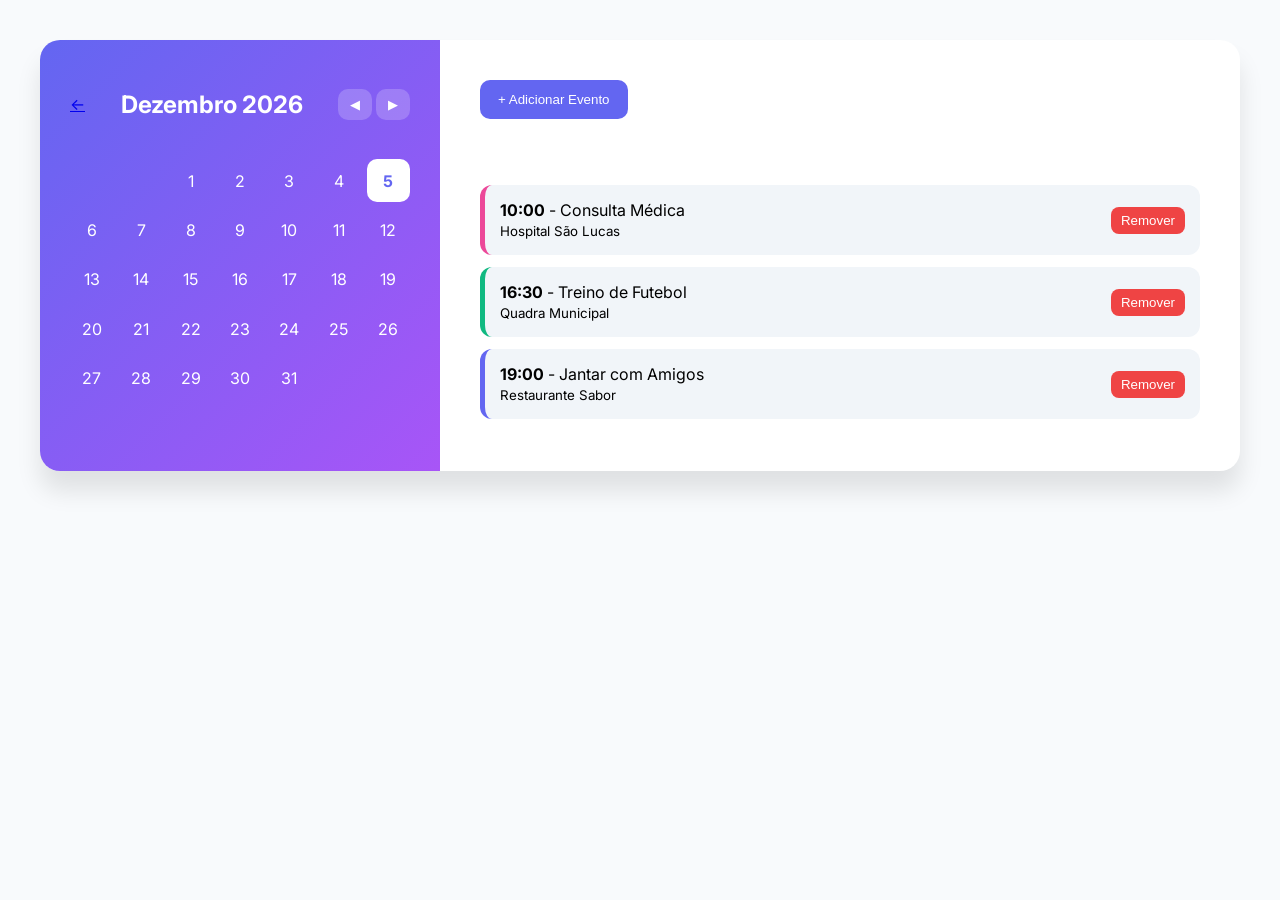
<file: agenda.html>
<!DOCTYPE html>
<html lang="pt-br">
<head>

<meta charset="UTF-8">
<meta name="viewport" content="width=device-width, initial-scale=1.0">
<link rel="stylesheet" href="dashboard.html">
<title>Agenda Familiar</title>

<link href="https://fonts.googleapis.com/css2?family=Inter:wght@400;600;700&display=swap" rel="stylesheet">

<style>

/* ===================== ESTILO GERAL ===================== */
body{
font-family:Inter;
margin:0;
background:#f8fafc;
}

.agenda{
width:95%;
max-width:1200px;
margin:40px auto;
display:grid;
grid-template-columns:400px 1fr;
background:white;
border-radius:20px;
overflow:hidden;
box-shadow:0 20px 25px rgba(0,0,0,.1);
}

/* ===================== CALENDÁRIO ===================== */

.calendar{
background:linear-gradient(135deg,#6366f1,#a855f7);
color:white;
padding:30px;
}

.header{
display:flex;
justify-content:space-between;
align-items:center;
margin-bottom:20px;
}

.nav-btn{
background:rgba(255,255,255,.2);
border:none;
color:white;
padding:8px 12px;
border-radius:10px;
cursor:pointer;
}

.days{
display:grid;
grid-template-columns:repeat(7,1fr);
gap:6px;
}

.day{
aspect-ratio:1/1;
display:flex;
align-items:center;
justify-content:center;
border-radius:10px;
cursor:pointer;
}

.day:hover{background:rgba(255,255,255,.2);}

.today{
background:white;
color:#6366f1;
font-weight:bold;
}

/* ===================== EVENTOS ===================== */

.content{
padding:40px;
}

.add-btn{
background:#6366f1;
color:white;
border:none;
padding:12px 18px;
border-radius:10px;
cursor:pointer;
margin-bottom:20px;
}

.task{
display:flex;
justify-content:space-between;
align-items:center;
padding:15px;
margin-bottom:12px;
background:#f1f5f9;
border-radius:12px;
}

.mae{border-left:5px solid #ec4899;}
.pai{border-left:5px solid #3b82f6;}
.ana{border-left:5px solid #f59e0b;}
.kai{border-left:5px solid #10b981;}
.todos{border-left:5px solid #6366f1;}

.delete{
background:#ef4444;
color:white;
border:none;
padding:6px 10px;
border-radius:8px;
cursor:pointer;
}

/* ===================== FORMULÁRIO MODAL ===================== */

.modal{
position:fixed;
top:0;
left:0;
width:100%;
height:100%;
background:rgba(0,0,0,.5);
display:none;
align-items:center;
justify-content:center;
}

.modal-content{
background:white;
padding:25px;
border-radius:15px;
width:300px;
display:flex;
flex-direction:column;
gap:10px;
}

input,select{
padding:8px;
}

</style>
</head>

<body>

<div class="agenda">

<!-- ================= CALENDÁRIO ================= -->
<div class="calendar">

<div class="header">

<a href="dashboard.html" class="botão">←</a>

<h2 id="monthYear"></h2>

<div>
<button class="nav-btn" onclick="changeMonth(-1)">◀</button>
<button class="nav-btn" onclick="changeMonth(1)">▶</button>
</div>

</div>

<div class="days" id="days"></div>

</div>

<!-- ================= EVENTOS ================= -->
<div class="content">

<button class="add-btn" onclick="openModal()">+ Adicionar Evento</button>

<!-- 🔽 NOVO: BOTÕES DE FILTRO -->
<div style="margin-bottom:15px;">
<button class="nav-btn" onclick="filterEvents('todos')">Todos</button>
<button class="nav-btn" onclick="filterEvents('mae')">Mãe</button>
<button class="nav-btn" onclick="filterEvents('pai')">Pai</button>
<button class="nav-btn" onclick="filterEvents('ana')">Ana</button>
<button class="nav-btn" onclick="filterEvents('kai')">Kai</button>
</div>

<div id="eventList"></div>

</div>

</div>

<!-- ================= FORMULÁRIO ================= -->

<div class="modal" id="modal">

<div class="modal-content">

<h3>Novo Evento</h3>

<input id="title" placeholder="Nome do evento">

<input id="time" type="time">

<input id="date" placeholder="Data">

<input id="place" placeholder="Local">

<select id="person">
<option value="mae">Mãe</option>
<option value="pai">Pai</option>
<option value="ana">Ana</option>
<option value="kai">Kai</option>
<option value="todos">Todos</option>
</select>

<button onclick="saveEvent()">Salvar</button>
<button onclick="closeModal()">Cancelar</button>

</div>
</div>

<script>

/* ================= CALENDÁRIO ================= */

const days=document.getElementById("days");
const monthYear=document.getElementById("monthYear");

let currentDate=new Date();

function renderCalendar(){

days.innerHTML="";

const year=currentDate.getFullYear();
const month=currentDate.getMonth();

const months=["Janeiro","Fevereiro","Março","Abril","Maio","Junho","Julho",
"Agosto","Setembro","Outubro","Novembro","Dezembro"];

monthYear.innerText=months[month]+" "+year;

const firstDay=new Date(year,month,1).getDay();
const lastDay=new Date(year,month+1,0).getDate();

for(let i=0;i<firstDay;i++){
days.appendChild(document.createElement("div"));
}

for(let i=1;i<=lastDay;i++){

const day=document.createElement("div");
day.className="day";
day.innerText=i;

const today=new Date();

if(
i===today.getDate() &&
month===today.getMonth() &&
year===today.getFullYear()
){
day.classList.add("today");
}

days.appendChild(day);
}
}

function changeMonth(step){
currentDate.setMonth(currentDate.getMonth()+step);
renderCalendar();
}

function goToday(){
currentDate=new Date();
renderCalendar();
}

/* ================= EVENTOS ================= */

let events=[
{title:"Consulta Médica",time:"10:00",place:"Hospital São Lucas",person:"mae"},
{title:"Treino de Futebol",time:"16:30",place:"Quadra Municipal",person:"kai"},
{title:"Jantar com Amigos",time:"19:00",place:"Restaurante Sabor",person:"todos"}
];

let currentFilter = "todos"; // 🔽 NOVO

const eventList=document.getElementById("eventList");

function renderEvents(){

eventList.innerHTML="";

events.forEach((e,index)=>{

// 🔽 FILTRO
if(currentFilter !== "todos" && e.person !== currentFilter){
return;
}

const div=document.createElement("div");
div.className="task "+e.person;

div.innerHTML=`
<div>
<strong>${e.time}</strong> - ${e.title}<br>
<small>${e.place}</small>
</div>

<button class="delete" onclick="removeEvent(${index})">Remover</button>
`;

eventList.appendChild(div);

});

}

function removeEvent(index){
events.splice(index,1);
renderEvents();
}

/* 🔽 NOVA FUNÇÃO DE FILTRO */
function filterEvents(person){
currentFilter = person;
renderEvents();
}

/* ================= MODAL ================= */

const modal=document.getElementById("modal");

function openModal(){
modal.style.display="flex";
}

function closeModal(){
modal.style.display="none";
}

function saveEvent(){

const title=document.getElementById("title").value;
const time=document.getElementById("time").value;
const place=document.getElementById("place").value;
const person=document.getElementById("person").value;

if(!title || !time) return alert("Preencha os campos!");

events.push({title,time,place,person});

renderEvents();
closeModal();
}

/* INICIAR */
renderCalendar();
renderEvents();

</script>

</body>
</html>
</file>
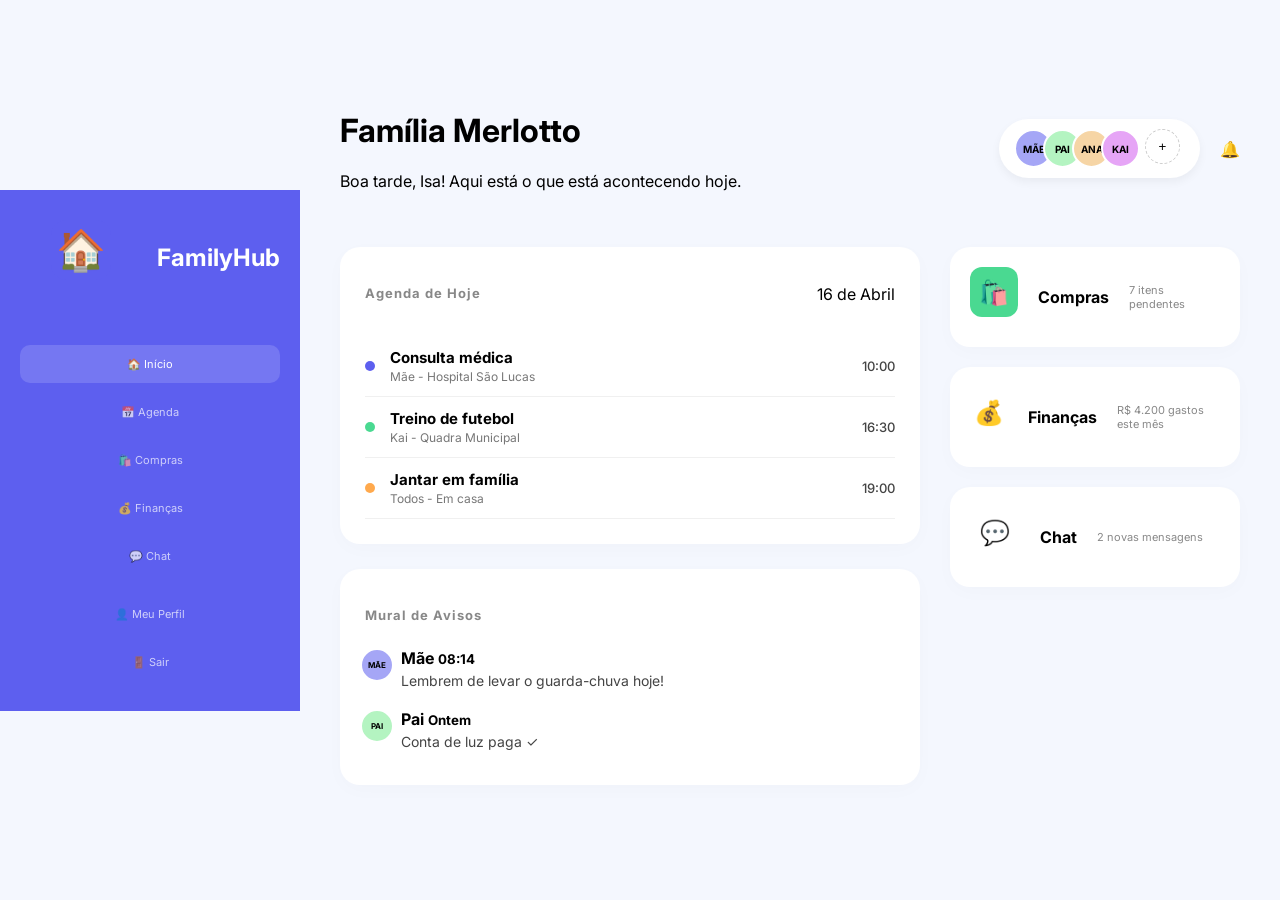
<file: dashboard.html>
<!DOCTYPE html>
<html lang="pt-br">
<head>
<meta charset="UTF-8">
<meta name="viewport" content="width=device-width, initial-scale=1.0">
<title>FamilyHub - Dashboard Desktop</title>

<link rel="stylesheet" href="style.css">

<link href="https://fonts.googleapis.com/css2?family=Inter:wght@400;500;600;700&display=swap" rel="stylesheet">
</head>

<body class="desktop-body">

<aside class="sidebar">
    <div class="sidebar-logo">
        <div class="logo-icon">🏠</div>
        <h2>FamilyHub</h2>
    </div>

    <nav class="sidebar-nav">
        <a href="#" class="nav-item active">🏠 Início</a>
        <a href="agenda.html" class="nav-item">📅 Agenda</a>
        <a href="#" class="nav-item">🛍️ Compras</a>
        <a href="#" class="nav-item">💰 Finanças</a>
        <a href="#" class="nav-item">💬 Chat</a>

        <div class="spacer"></div>

        <a href="#" class="nav-item">👤 Meu Perfil</a>
        <a href="index.html" class="nav-item logout">🚪 Sair</a>
    </nav>
</aside>

<main class="main-content">

<header class="main-header">
    <div class="welcome">
        <h1>Família Merlotto</h1>
        <p>Boa tarde, Isa! Aqui está o que está acontecendo hoje.</p>
    </div>

    <div class="header-actions">
        <div class="members-list">
            <span class="avatar mae">MÃE</span>
            <span class="avatar pai">PAI</span>
            <span class="avatar ana">ANA</span>
            <span class="avatar kai">KAI</span>
            <button class="btn-add">+</button>
        </div>
        <div class="notif">🔔</div>
    </div>
</header>

<div class="dashboard-grid">

<div class="column">

<!-- AGENDA DINÂMICA -->
<section class="card">

<div class="card-header">
<h3>Agenda de Hoje</h3>
<span>16 de Abril</span>
</div>

<div id="agenda"></div>

</section>

<!-- MURAL -->
<section class="card">
<h3>Mural de Avisos</h3>

<div class="notice">
<span class="avatar small mae">MÃE</span>
<div class="notice-content">
<strong>Mãe <small>08:14</small></strong>
<p>Lembrem de levar o guarda-chuva hoje!</p>
</div>
</div>

<div class="notice">
<span class="avatar small pai">PAI</span>
<div class="notice-content">
<strong>Pai <small>Ontem</small></strong>
<p>Conta de luz paga ✓</p>
</div>
</div>

</section>

</div>

<div class="column">

<div class="tools-grid-desktop">

<div class="tool-card">
<div class="icon-box green">🛍️</div>
<h4>Compras</h4>
<p>7 itens pendentes</p>
</div>

<div class="tool-card">
<div class="icon-box yellow">💰</div>
<h4>Finanças</h4>
<p>R$ 4.200 gastos este mês</p>
</div>

<div class="tool-card">
<div class="icon-box purple">💬</div>
<h4>Chat</h4>
<p>2 novas mensagens</p>
</div>

</div>

</div>

</div>

</main>

<script src="agenda.js"></script>

</body>
</html>
</file>
<file: style.css>
/* Configurações Gerais */
:root {
    --primary-color: #5D5FEF;
    --bg-color: #F8F9FA;
    --text-dark: #333;
    --text-light: #666;
    --border-radius: 12px;
}

body {
    font-family: 'Inter', sans-serif;
    background-color: var(--bg-color);
    margin: 0;
    display: flex;
    justify-content: center;
    align-items: center;
    min-height: 100vh;
}

/* Container de Login */
.login-container {
    background: white;
    padding: 40px;
    border-radius: 20px;
    box-shadow: 0 10px 25px rgba(0,0,0,0.05);
    width: 100%;
    max-width: 400px;
    text-align: center;
}

/* Logo e Texto */
.logo-icon {
    font-size: 40px;
    background: var(--primary-color);
    width: 60px;
    height: 60px;
    margin: 0 auto 15px;
    border-radius: 15px;
    display: flex;
    align-items: center;
    justify-content: center;
}

.login-header h1 { margin-bottom: 5px; color: var(--text-dark); }
.login-header p { color: var(--text-light); font-size: 14px; }

/* Avatares */
.avatar-group {
    display: flex;
    justify-content: center;
    margin: 25px 0;
}

.avatar {
    width: 35px;
    height: 35px;
    border-radius: 50%;
    display: flex;
    align-items: center;
    justify-content: center;
    font-size: 10px;
    font-weight: bold;
    margin: 0 -5px;
    border: 2px white solid;
}

.mae { background: #A5A6F6; }
.pai { background: #B4F4C1; }
.ana { background: #F6D5A5; }
.plus { background: #F6A5C1; }

/* Inputs e Botões */
.input-group { text-align: left; margin-bottom: 15px; }
.input-group label { display: block; font-size: 14px; margin-bottom: 5px; }

input[type="email"], input[type="password"] {
    width: 100%;
    padding: 12px;
    border: 1px solid #DDD;
    border-radius: var(--border-radius);
    box-sizing: border-box;
}

.form-options {
    display: flex;
    justify-content: space-between;
    font-size: 13px;
    margin-bottom: 20px;
    color: var(--text-light);
}

.btn-primary {
    width: 100%;
    padding: 14px;
    background: white;
    border: 1px solid #DDD;
    border-radius: var(--border-radius);
    font-weight: bold;
    cursor: pointer;
    transition: 0.3s;
}

.btn-primary:hover { background: #f0f0f0; }

.divider { margin: 20px 0; font-size: 12px; color: #999; position: relative; }

.btn-google {
    width: 100%;
    padding: 12px;
    background: white;
    border: 1px solid #DDD;
    border-radius: var(--border-radius);
    display: flex;
    align-items: center;
    justify-content: center;
    gap: 10px;
    cursor: pointer;
}

.login-footer { margin-top: 25px; font-size: 14px; }
.login-footer a { color: var(--primary-color); text-decoration: none; font-weight: 600; }
/* Configurações específicas do Dashboard */
.dash-body {
    background-color: #F0F2F5;
    align-items: flex-start; /* Para permitir scroll se necessário */
}

.mobile-container {
    width: 100%;
    max-width: 450px;
    background: #F0F2F5;
    min-height: 100vh;
    padding-bottom: 80px; /* Espaço para o menu inferior */
}

/* Header */
.dash-header {
    background-color: #5D5FEF;
    color: white;
    padding: 30px 20px;
    border-radius: 0 0 30px 30px;
}

.header-top {
    display: flex;
    justify-content: space-between;
    align-items: center;
    margin-bottom: 25px;
}

.user-greeting p { opacity: 0.8; font-size: 14px; margin: 0; }
.user-greeting h2 { margin: 5px 0; font-size: 22px; }

.members-scroll {
    display: flex;
    gap: 15px;
    overflow-x: auto;
}

.member { text-align: center; font-size: 12px; }
.member p { margin-top: 5px; opacity: 0.9; }
.member .avatar { border: 2px solid rgba(255,255,255,0.3); margin-bottom: 5px; }
.member.active .avatar { border-color: white; transform: scale(1.1); }
.kai { background: #E6A5F6; }
.invite { background: rgba(255,255,255,0.2); cursor: pointer; }

/* Cards e Conteúdo */
.dash-content { padding: 20px; }

.card {
    background: white;
    border-radius: 20px;
    padding: 20px;
    margin-bottom: 20px;
    box-shadow: 0 4px 12px rgba(0,0,0,0.03);
}

.card h3 {
    font-size: 13px;
    color: #888;
    letter-spacing: 1px;
    margin-bottom: 15px;
}

/* Itens de Evento */
.event-item {
    display: flex;
    align-items: center;
    padding: 12px 0;
    border-bottom: 1px solid #F0F0F0;
}

.dot { width: 10px; height: 10px; border-radius: 50%; margin-right: 15px; }
.blue { background: #5D5FEF; }
.green { background: #4AD991; }
.orange { background: #FFA94D; }

.event-info { flex: 1; }
.event-info strong { display: block; font-size: 15px; }
.event-info p { font-size: 12px; color: #777; margin: 2px 0 0; }
.time { font-size: 13px; font-weight: 500; color: #444; }

/* Grid de Ferramentas */
.tools-grid {
    display: grid;
    grid-template-columns: 1fr 1fr;
    gap: 15px;
    margin-bottom: 20px;
}

.tool-card {
    background: white;
    padding: 15px;
    border-radius: 20px;
    box-shadow: 0 4px 12px rgba(0,0,0,0.03);
}

.icon-box {
    width: 40px;
    height: 40px;
    border-radius: 12px;
    display: flex;
    align-items: center;
    justify-content: center;
    margin-bottom: 10px;
}

.tool-card h4 { margin: 5px 0; font-size: 16px; }
.tool-card p { font-size: 11px; color: #888; margin: 0; }

/* Mural */
.notice { display: flex; gap: 12px; padding: 10px 0; }
.avatar.small { width: 30px; height: 30px; font-size: 8px; flex-shrink: 0; }
.notice-content p { font-size: 14px; margin: 4px 0 0; color: #444; }

/* Menu Inferior */
.bottom-nav {
    position: fixed;
    bottom: 0;
    left: 50%;
    transform: translateX(-50%);
    width: 100%;
    max-width: 450px;
    background: white;
    display: flex;
    justify-content: space-around;
    padding: 15px 0;
    border-top: 1px solid #EEE;
}

.nav-item { text-decoration: none; color: #AAA; display: flex; flex-direction: column; align-items: center; font-size: 11px; }
.nav-item.active { color: var(--primary-color); }
/* Reset e Base para Desktop */
.desktop-body {
    background-color: #f4f7fe;
    display: flex; /* Alinha sidebar e conteúdo lado a lado */
    margin: 0;
    height: 100vh;
    overflow: hidden;
}

/* Sidebar */
.sidebar {
    width: 260px;
    background-color: #5D5FEF;
    color: white;
    display: flex;
    flex-direction: column;
    padding: 30px 20px;
}

.sidebar-logo {
    display: flex;
    align-items: center;
    gap: 15px;
    margin-bottom: 50px;
}

.sidebar-nav {
    display: flex;
    flex-direction: column;
    gap: 10px;
    height: 100%;
}

.nav-item {
    color: rgba(255,255,255,0.7);
    text-decoration: none;
    padding: 12px 15px;
    border-radius: 10px;
    transition: 0.3s;
}

.nav-item:hover, .nav-item.active {
    background: rgba(255,255,255,0.15);
    color: white;
}

.spacer { flex: 1; }

/* Main Content Area */
.main-content {
    flex: 1;
    overflow-y: auto;
    padding: 40px;
}

.main-header {
    display: flex;
    justify-content: space-between;
    align-items: center;
    margin-bottom: 40px;
}

.header-actions {
    display: flex;
    align-items: center;
    gap: 20px;
}

.members-list {
    display: flex;
    background: white;
    padding: 10px 20px;
    border-radius: 50px;
    box-shadow: 0 4px 10px rgba(0,0,0,0.05);
}

.btn-add {
    width: 35px;
    height: 35px;
    border-radius: 50%;
    border: 1px dashed #ccc;
    background: none;
    cursor: pointer;
    margin-left: 10px;
}

/* Dashboard Grid System */
.dashboard-grid {
    display: grid;
    grid-template-columns: 2fr 1fr; /* Coluna esquerda maior */
    gap: 30px;
}

.card {
    background: white;
    border-radius: 20px;
    padding: 25px;
    margin-bottom: 25px;
    box-shadow: 0 5px 20px rgba(0,0,0,0.02);
}

.card-header {
    display: flex;
    justify-content: space-between;
    align-items: center;
    margin-bottom: 20px;
}

/* Widgets da Direita */
.tools-grid-desktop {
    display: flex;
    flex-direction: column;
    gap: 20px;
}

.tool-card {
    background: white;
    padding: 20px;
    border-radius: 20px;
    display: flex;
    align-items: center;
    gap: 20px;
    box-shadow: 0 5px 20px rgba(0,0,0,0.02);
}

.icon-box {
    width: 50px;
    height: 50px;
    border-radius: 12px;
    display: flex;
    align-items: center;
    justify-content: center;
    font-size: 24px;
}
</file>
